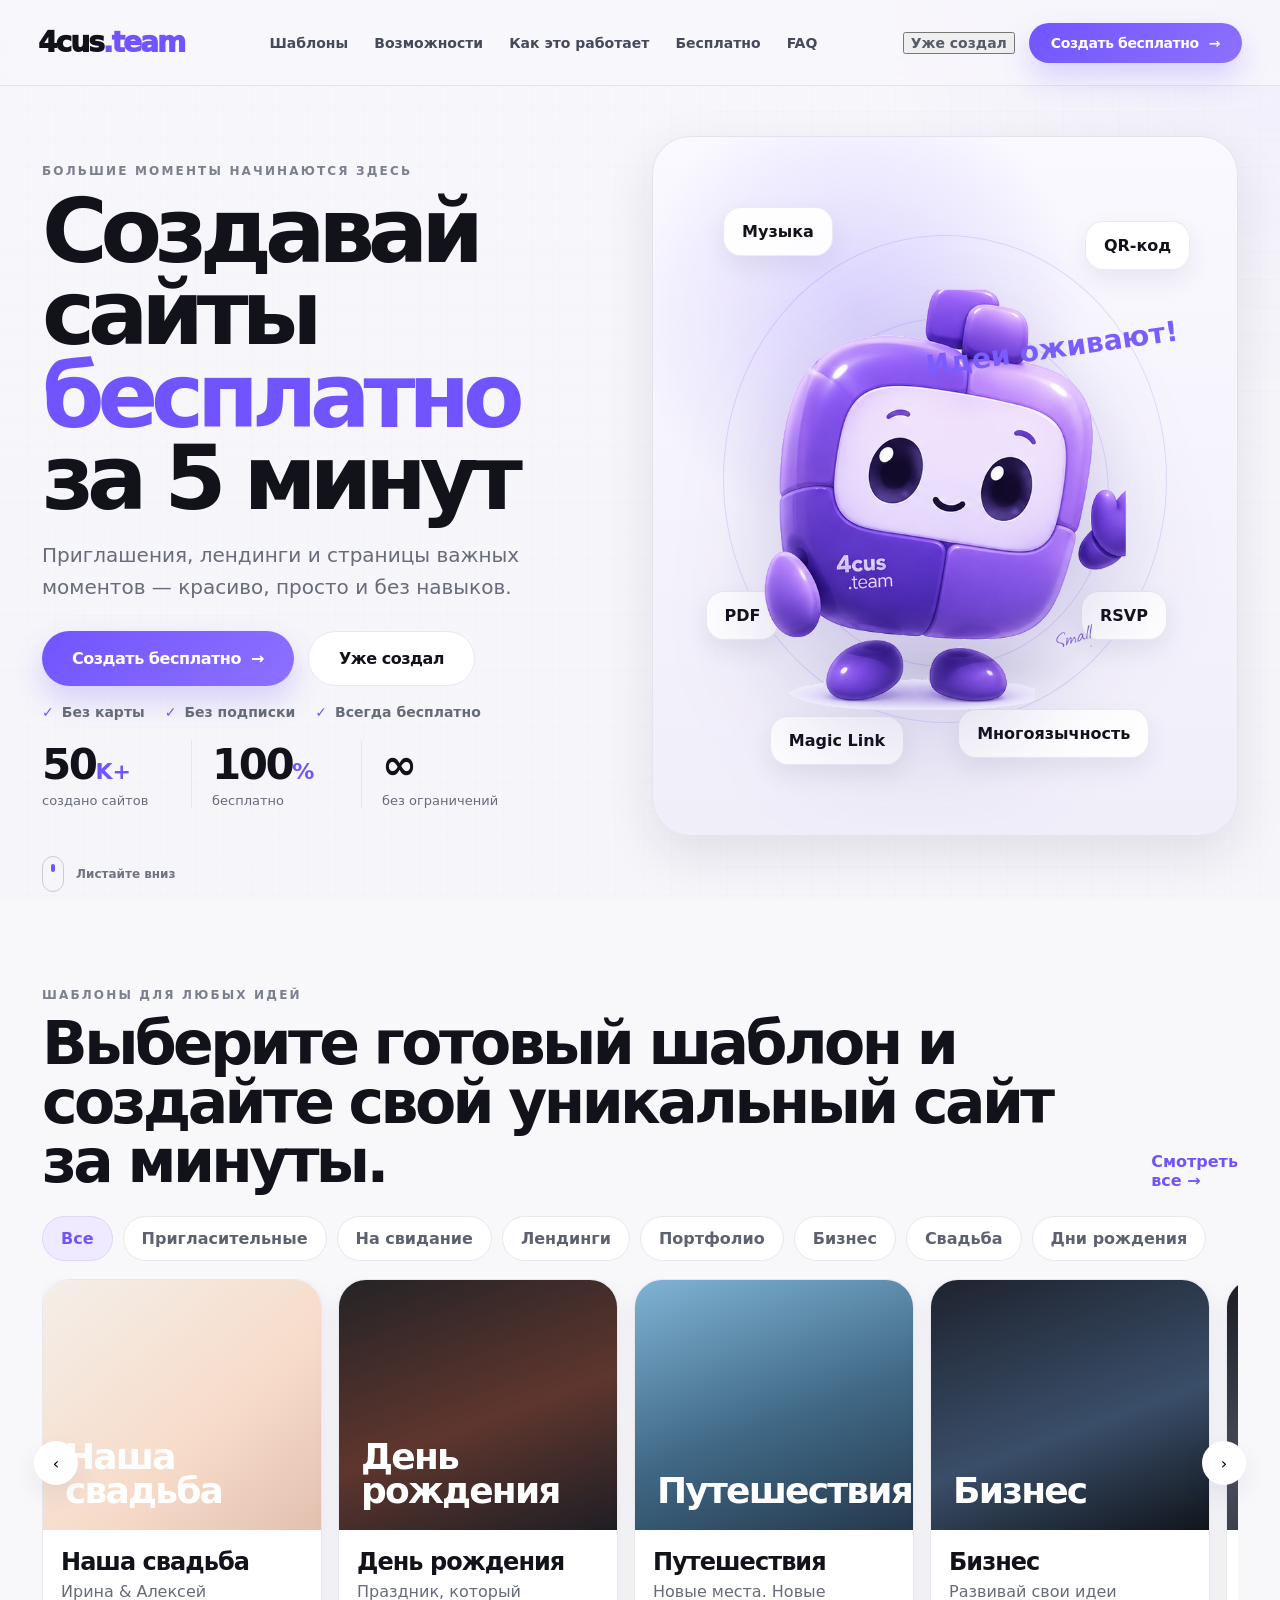
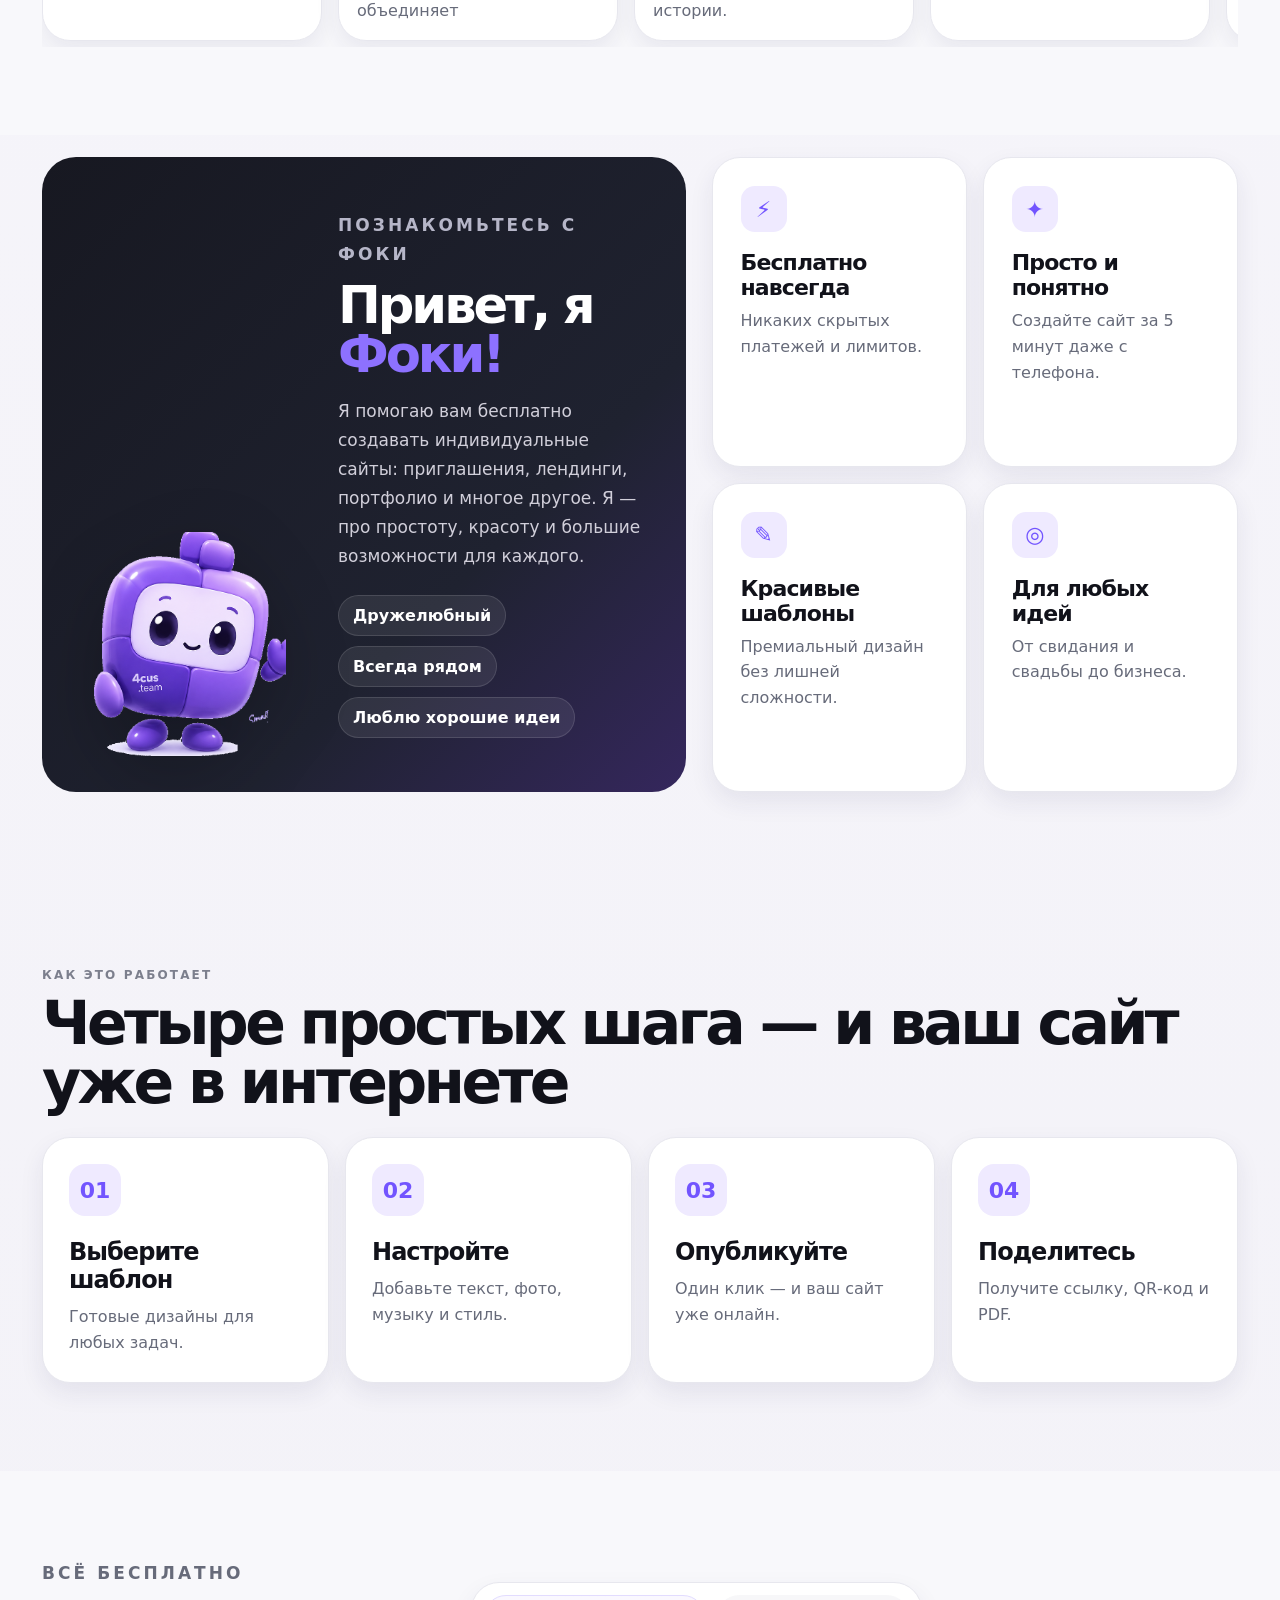
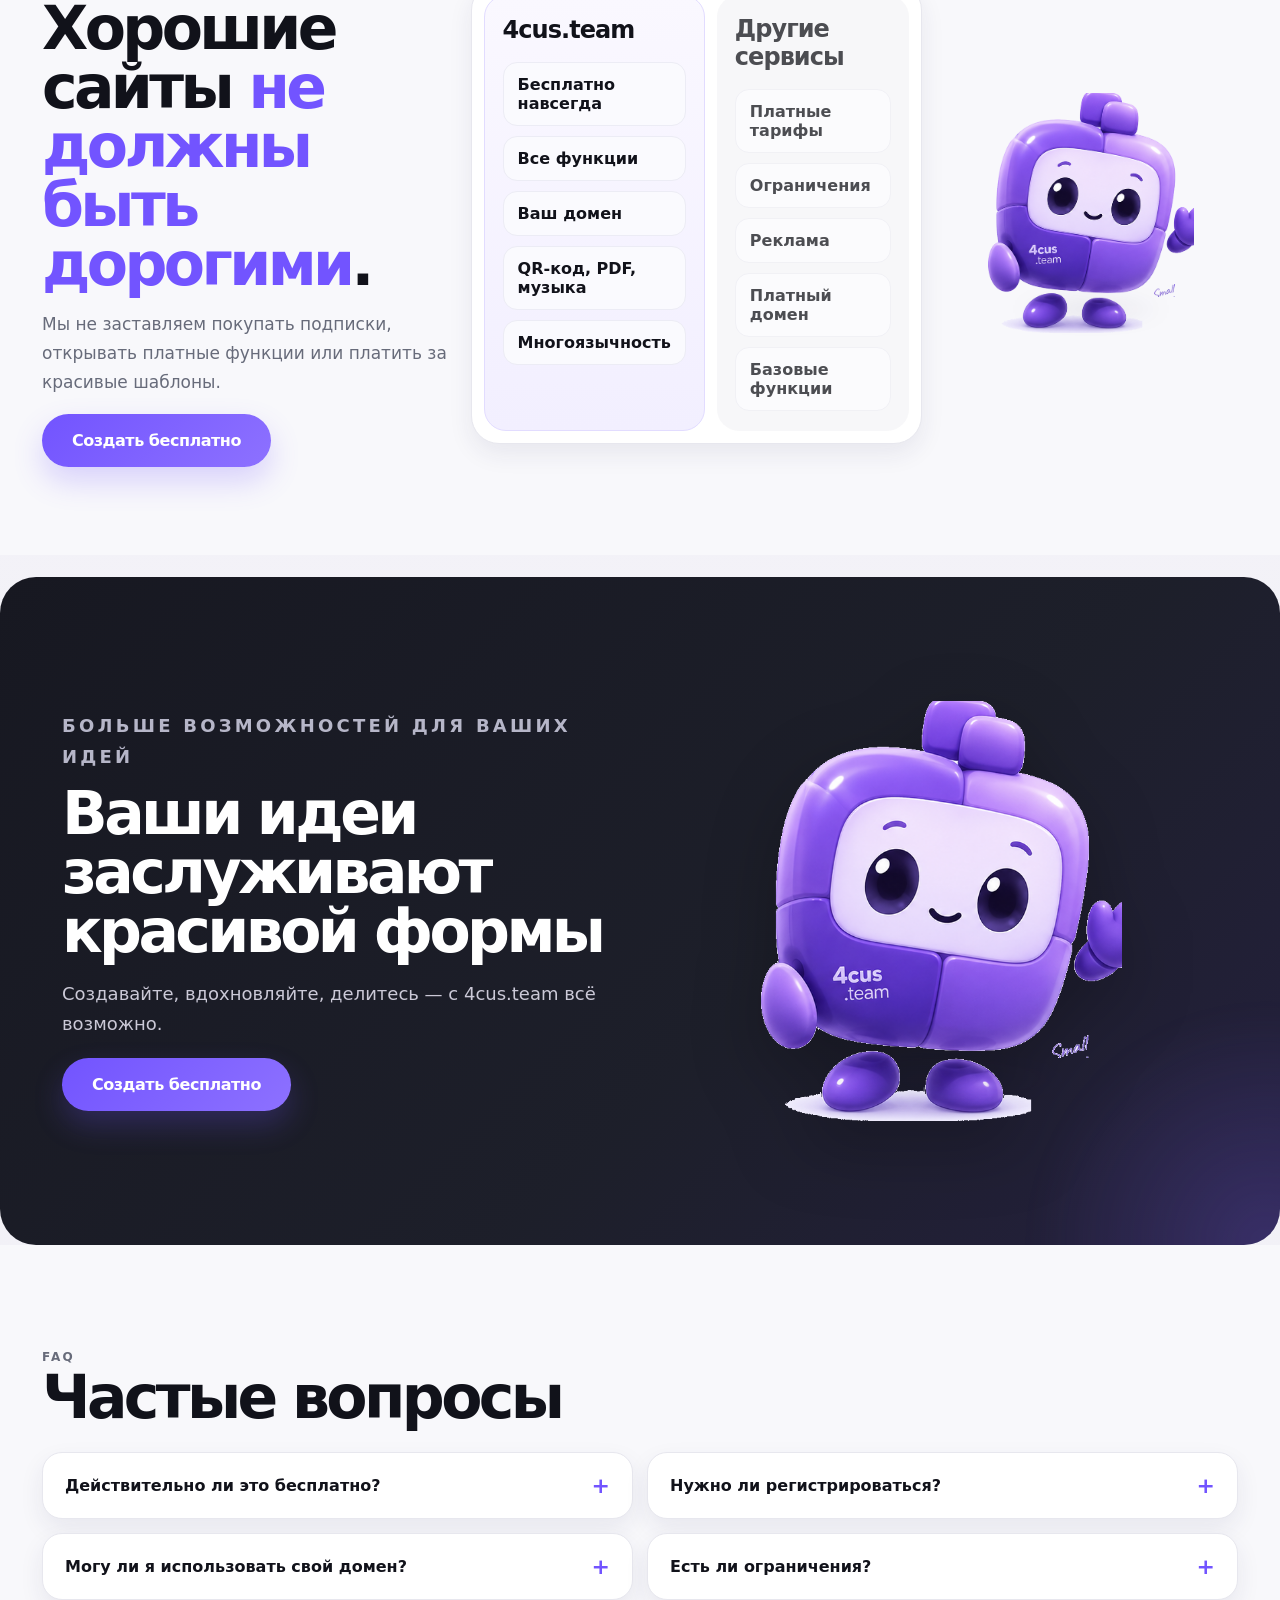
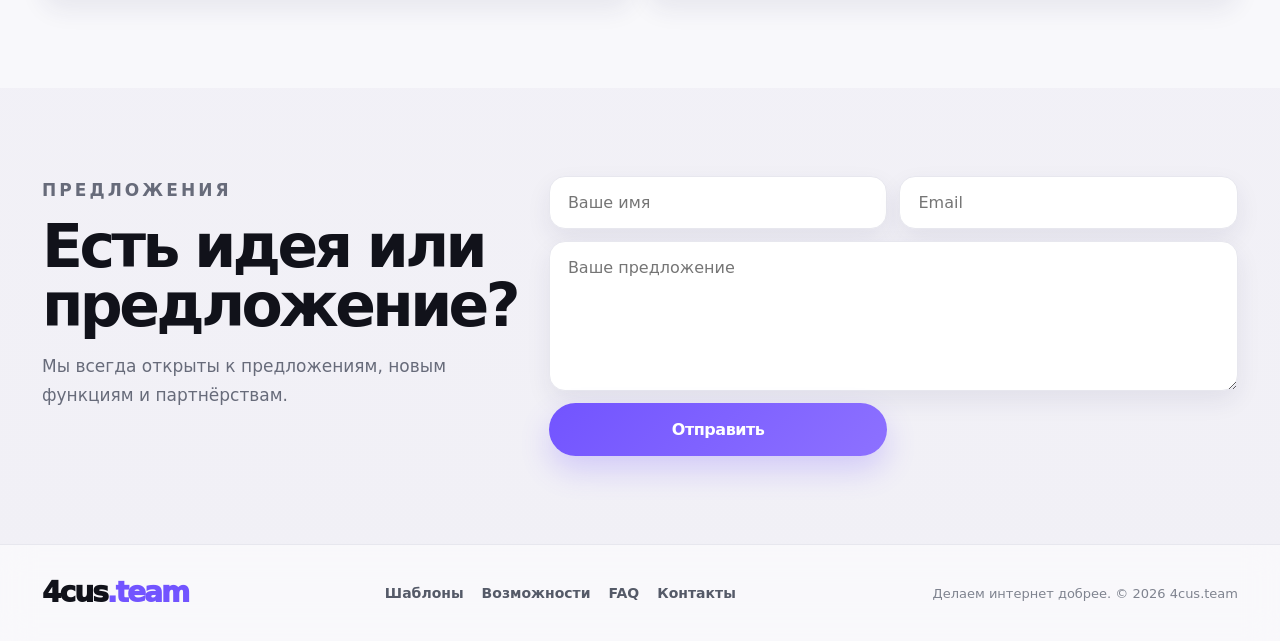
<file: index.html>
<!doctype html>
<html lang="ru">
<head>
  <meta charset="utf-8" />
  <meta name="viewport" content="width=device-width,initial-scale=1,viewport-fit=cover" />
  <meta name="theme-color" content="#f4f3f8" />
  <meta name="description" content="4cus.team — бесплатный конструктор красивых сайтов, приглашений и лендингов." />
  <link rel="manifest" href="manifest.webmanifest" />
  <link rel="icon" href="assets/icon-192.png" />
  <link rel="stylesheet" href="styles.css" />
  <title>4cus.team — Создавай сайты бесплатно</title>
</head>
<body data-page="home">
  <div class="bg-grid" aria-hidden="true"></div>

  <header class="topbar" id="top">
    <a class="brand" href="#top" aria-label="4cus.team">4cus<span>.team</span></a>
    <nav class="desktop-nav" aria-label="Основная навигация">
      <a href="#templates">Шаблоны</a>
      <a href="#features">Возможности</a>
      <a href="#how">Как это работает</a>
      <a href="#free">Бесплатно</a>
      <a href="#faq">FAQ</a>
    </nav>
    <div class="top-actions">
      <button class="login-link" id="alreadyTopBtn" type="button">Уже создал</button>
      <a class="btn btn-primary btn-small" href="#templates" data-scroll>Создать бесплатно <span>→</span></a>
      <button class="menu-btn" type="button" aria-expanded="false" aria-controls="mobileMenu" aria-label="Открыть меню">
        <span></span><span></span><span></span>
      </button>
    </div>
  </header>

  <aside class="mobile-menu" id="mobileMenu" aria-hidden="true">
    <div class="mobile-menu__head">
      <span class="brand small">4cus<span>.team</span></span>
      <button class="mobile-close" type="button" aria-label="Закрыть меню">×</button>
    </div>
    <nav class="mobile-nav">
      <a href="#templates">Шаблоны</a>
      <a href="#features">Возможности</a>
      <a href="#how">Как это работает</a>
      <a href="#free">Бесплатно</a>
      <a href="#faq">FAQ</a>
      <a href="#contact">Предложения</a>
    </nav>
    <a class="btn btn-primary wide" href="#templates" data-scroll>Создать бесплатно</a>
  </aside>
  <div class="menu-backdrop" hidden></div>

  <main>
    <section class="hero shell" aria-labelledby="hero-title">
      <div class="hero-copy reveal from-left">
        <p class="eyebrow">БОЛЬШИЕ МОМЕНТЫ НАЧИНАЮТСЯ ЗДЕСЬ</p>
        <h1 id="hero-title">Создавай сайты <span>бесплатно</span><br>за 5 минут</h1>
        <p class="hero-text">Приглашения, лендинги и страницы важных моментов — красиво, просто и без навыков.</p>
        <div class="hero-actions">
          <a class="btn btn-primary" href="#templates" data-scroll>Создать бесплатно <span>→</span></a>
          <button class="btn btn-soft" id="alreadyBtn" type="button">Уже создал</button>
        </div>
        <div class="hero-points">
          <span>Без карты</span>
          <span>Без подписки</span>
          <span>Всегда бесплатно</span>
        </div>
        <div class="counters hero-counters">
          <article class="counter reveal from-bottom"><b data-count="50">0</b><span>K+</span><p>создано сайтов</p></article>
          <article class="counter reveal from-bottom delay-1"><b data-count="100">0</b><span>%</span><p>бесплатно</p></article>
          <article class="counter reveal from-bottom delay-2"><b>∞</b><span></span><p>без ограничений</p></article>
        </div>
      </div>

      <div class="hero-stage reveal from-right" aria-label="Фоки — фирменный помощник 4cus.team">
        <div class="halo"></div>
        <div class="orbit orbit-a"></div>
        <div class="orbit orbit-b"></div>
        <div class="floating-card music">Музыка</div>
        <div class="floating-card qr">QR‑код</div>
        <div class="floating-card pdf">PDF</div>
        <div class="floating-card rsvp">RSVP</div>
        <div class="floating-card link">Magic Link</div>
        <div class="floating-card lang">Многоязычность</div>
        <div class="foki-stack hero-foki" data-foki-animated>
          <img src="assets/foki-main.png" alt="Фоки" class="is-active" />
          <img src="assets/foki-main.png" alt="" />
          <img src="assets/foki-main.png" alt="" />
        </div>
        <div class="hero-note">Идеи оживают!</div>
      </div>

      <a class="scroll-cue" href="#templates" data-scroll>
        <span></span>
        Листайте вниз
      </a>
    </section>

    <section class="templates section section-light" id="templates">
      <div class="section-head reveal from-left">
        <div>
          <p class="eyebrow">ШАБЛОНЫ ДЛЯ ЛЮБЫХ ИДЕЙ</p>
          <h2>Выберите готовый шаблон и создайте свой уникальный сайт за минуты.</h2>
        </div>
        <a class="text-link" href="templates.html?category=all">Смотреть все <span>→</span></a>
      </div>

      <div class="chip-row reveal from-left" id="homeFilters"></div>
      <div class="template-carousel-wrap reveal from-right">
        <button class="carousel-arrow left" type="button" id="carouselPrev" aria-label="Назад">‹</button>
        <div class="template-carousel" id="homeTemplateList"></div>
        <button class="carousel-arrow right" type="button" id="carouselNext" aria-label="Вперёд">›</button>
      </div>
    </section>

    <section class="foki-about section section-contrast" id="features">
      <div class="foki-card reveal from-left">
        <div class="foki-card__visual">
          <div class="foki-stack card-foki" data-foki-animated>
            <img src="assets/foki-main.png" alt="Фоки" class="is-active" />
            <img src="assets/foki-main.png" alt="" />
            <img src="assets/foki-main.png" alt="" />
          </div>
        </div>
        <div class="foki-card__copy">
          <p class="eyebrow light">ПОЗНАКОМЬТЕСЬ С ФОКИ</p>
          <h2>Привет, я <span>Фоки!</span></h2>
          <p>Я помогаю вам бесплатно создавать индивидуальные сайты: приглашения, лендинги, портфолио и многое другое. Я — про простоту, красоту и большие возможности для каждого.</p>
          <ul class="bullet-list">
            <li>Дружелюбный</li>
            <li>Всегда рядом</li>
            <li>Люблю хорошие идеи</li>
          </ul>
        </div>
      </div>

      <div class="benefit-grid reveal from-right">
        <article><span>⚡</span><h3>Бесплатно навсегда</h3><p>Никаких скрытых платежей и лимитов.</p></article>
        <article><span>✦</span><h3>Просто и понятно</h3><p>Создайте сайт за 5 минут даже с телефона.</p></article>
        <article><span>✎</span><h3>Красивые шаблоны</h3><p>Премиальный дизайн без лишней сложности.</p></article>
        <article><span>◎</span><h3>Для любых идей</h3><p>От свидания и свадьбы до бизнеса.</p></article>
      </div>
    </section>

    <section class="how section" id="how">
      <div class="section-head reveal from-left">
        <div>
          <p class="eyebrow">КАК ЭТО РАБОТАЕТ</p>
          <h2>Четыре простых шага — и ваш сайт уже в интернете</h2>
        </div>
      </div>
      <div class="steps">
        <article class="reveal from-left"><b>01</b><h3>Выберите шаблон</h3><p>Готовые дизайны для любых задач.</p></article>
        <article class="reveal from-right"><b>02</b><h3>Настройте</h3><p>Добавьте текст, фото, музыку и стиль.</p></article>
        <article class="reveal from-left"><b>03</b><h3>Опубликуйте</h3><p>Один клик — и ваш сайт уже онлайн.</p></article>
        <article class="reveal from-right"><b>04</b><h3>Поделитесь</h3><p>Получите ссылку, QR‑код и PDF.</p></article>
      </div>
    </section>

    <section class="free section section-light" id="free">
      <div class="free-copy reveal from-left">
        <p class="eyebrow">ВСЁ БЕСПЛАТНО</p>
        <h2>Хорошие сайты <span>не должны быть дорогими</span>.</h2>
        <p>Мы не заставляем покупать подписки, открывать платные функции или платить за красивые шаблоны.</p>
        <a class="btn btn-primary" href="#templates" data-scroll>Создать бесплатно</a>
      </div>
      <div class="free-compare reveal from-bottom">
        <div class="compare-panel current">
          <h3>4cus.team</h3>
          <ul>
            <li>Бесплатно навсегда</li>
            <li>Все функции</li>
            <li>Ваш домен</li>
            <li>QR‑код, PDF, музыка</li>
            <li>Многоязычность</li>
          </ul>
        </div>
        <div class="compare-panel muted-panel">
          <h3>Другие сервисы</h3>
          <ul>
            <li>Платные тарифы</li>
            <li>Ограничения</li>
            <li>Реклама</li>
            <li>Платный домен</li>
            <li>Базовые функции</li>
          </ul>
        </div>
      </div>
      <div class="free-foki reveal from-right">
        <div class="foki-stack small-foki" data-foki-animated>
          <img src="assets/foki-main.png" alt="Фоки радуется" class="is-active" />
          <img src="assets/foki-main.png" alt="" />
          <img src="assets/foki-main.png" alt="" />
        </div>
      </div>
    </section>

    <section class="big-ideas section section-dark">
      <div class="big-ideas__copy reveal from-left">
        <p class="eyebrow light">БОЛЬШЕ ВОЗМОЖНОСТЕЙ ДЛЯ ВАШИХ ИДЕЙ</p>
        <h2>Ваши идеи заслуживают красивой формы</h2>
        <p>Создавайте, вдохновляйте, делитесь — с 4cus.team всё возможно.</p>
        <a class="btn btn-primary" href="#templates" data-scroll>Создать бесплатно</a>
      </div>
      <div class="big-ideas__visual reveal from-right">
        <div class="foki-stack big-ideas-foki" data-foki-animated>
          <img src="assets/foki-main.png" alt="Фоки показывает идеи" class="is-active" />
          <img src="assets/foki-main.png" alt="" />
          <img src="assets/foki-main.png" alt="" />
        </div>
      </div>
    </section>

    <section class="faq section section-light" id="faq">
      <div class="section-head reveal from-left">
        <div>
          <p class="eyebrow">FAQ</p>
          <h2>Частые вопросы</h2>
        </div>
      </div>
      <div class="faq-list">
        <details class="reveal from-left"><summary>Действительно ли это бесплатно?</summary><p>Да. Сайт, шаблоны и основные функции доступны бесплатно.</p></details>
        <details class="reveal from-right"><summary>Нужно ли регистрироваться?</summary><p>Нет. После публикации вы получаете magic‑link на email.</p></details>
        <details class="reveal from-left"><summary>Могу ли я использовать свой домен?</summary><p>В концепции проекта это поддерживается. В демо-версии показан интерфейс будущей логики.</p></details>
        <details class="reveal from-right"><summary>Есть ли ограничения?</summary><p>Для приглашений планируется срок жизни 60 дней, для лендингов — без такого ограничения.</p></details>
      </div>
    </section>

    <section class="contact section" id="contact">
      <div class="contact-copy reveal from-left">
        <p class="eyebrow">ПРЕДЛОЖЕНИЯ</p>
        <h2>Есть идея или предложение?</h2>
        <p>Мы всегда открыты к предложениям, новым функциям и партнёрствам.</p>
      </div>
      <form class="contact-form reveal from-right" id="contactForm">
        <input type="text" placeholder="Ваше имя" aria-label="Ваше имя" />
        <input type="email" placeholder="Email" aria-label="Email" />
        <textarea placeholder="Ваше предложение" aria-label="Ваше предложение"></textarea>
        <button class="btn btn-primary" type="submit">Отправить</button>
      </form>
    </section>
  </main>

  <footer class="footer">
    <a class="brand" href="#top">4cus<span>.team</span></a>
    <nav>
      <a href="#templates">Шаблоны</a>
      <a href="#features">Возможности</a>
      <a href="#faq">FAQ</a>
      <a href="#contact">Контакты</a>
    </nav>
    <p>Делаем интернет добрее. © 2026 4cus.team</p>
  </footer>

  <dialog class="library-modal" id="libraryModal">
    <button class="modal-close" type="button" aria-label="Закрыть">×</button>
    <p class="eyebrow">MAGIC LINK</p>
    <h2>Открыть библиотеку</h2>
    <p>Введите email, который вы использовали при публикации. Мы отправим ссылку на библиотеку ваших проектов.</p>
    <form id="magicForm">
      <input type="email" placeholder="Ваш email" required />
      <button class="btn btn-primary" type="submit">Получить ссылку</button>
    </form>
    <div class="modal-status" aria-live="polite"></div>
  </dialog>

  <script src="data.js"></script>
  <script src="app.js"></script>
</body>
</html>
</file>
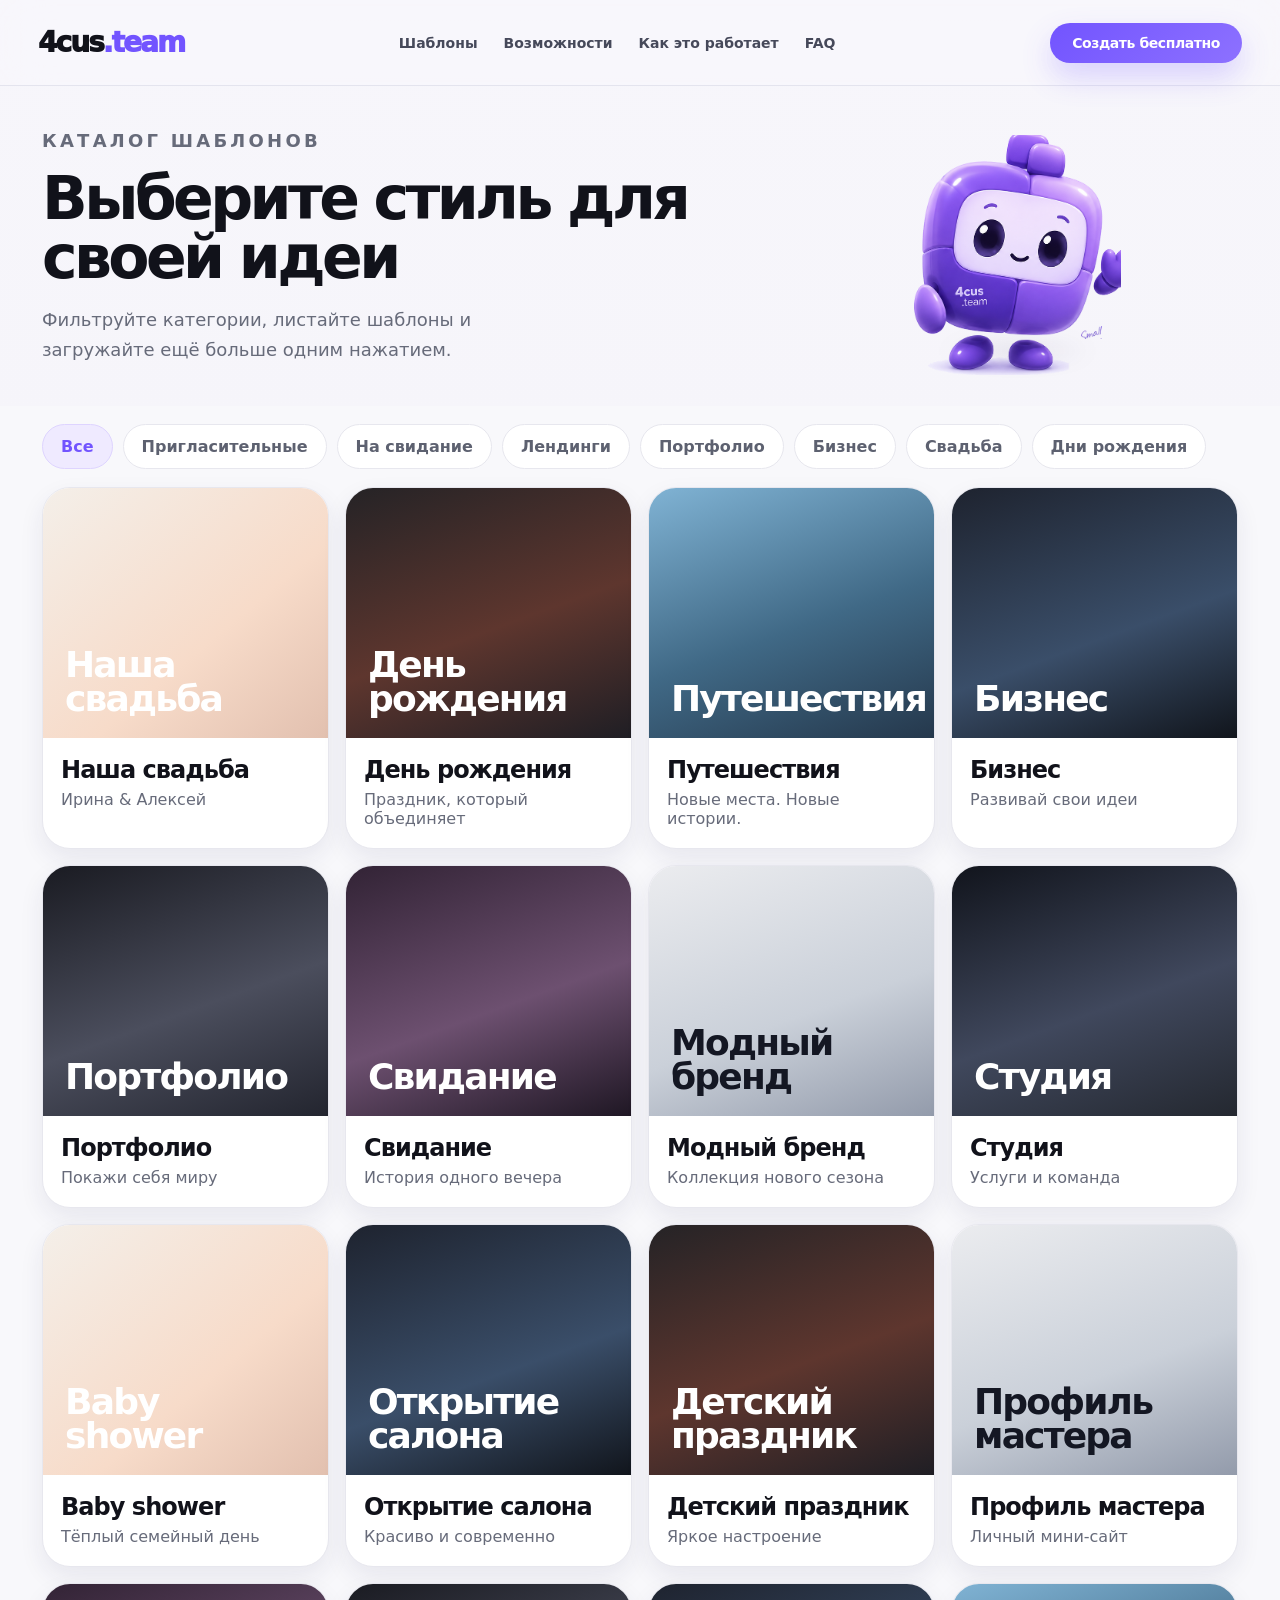
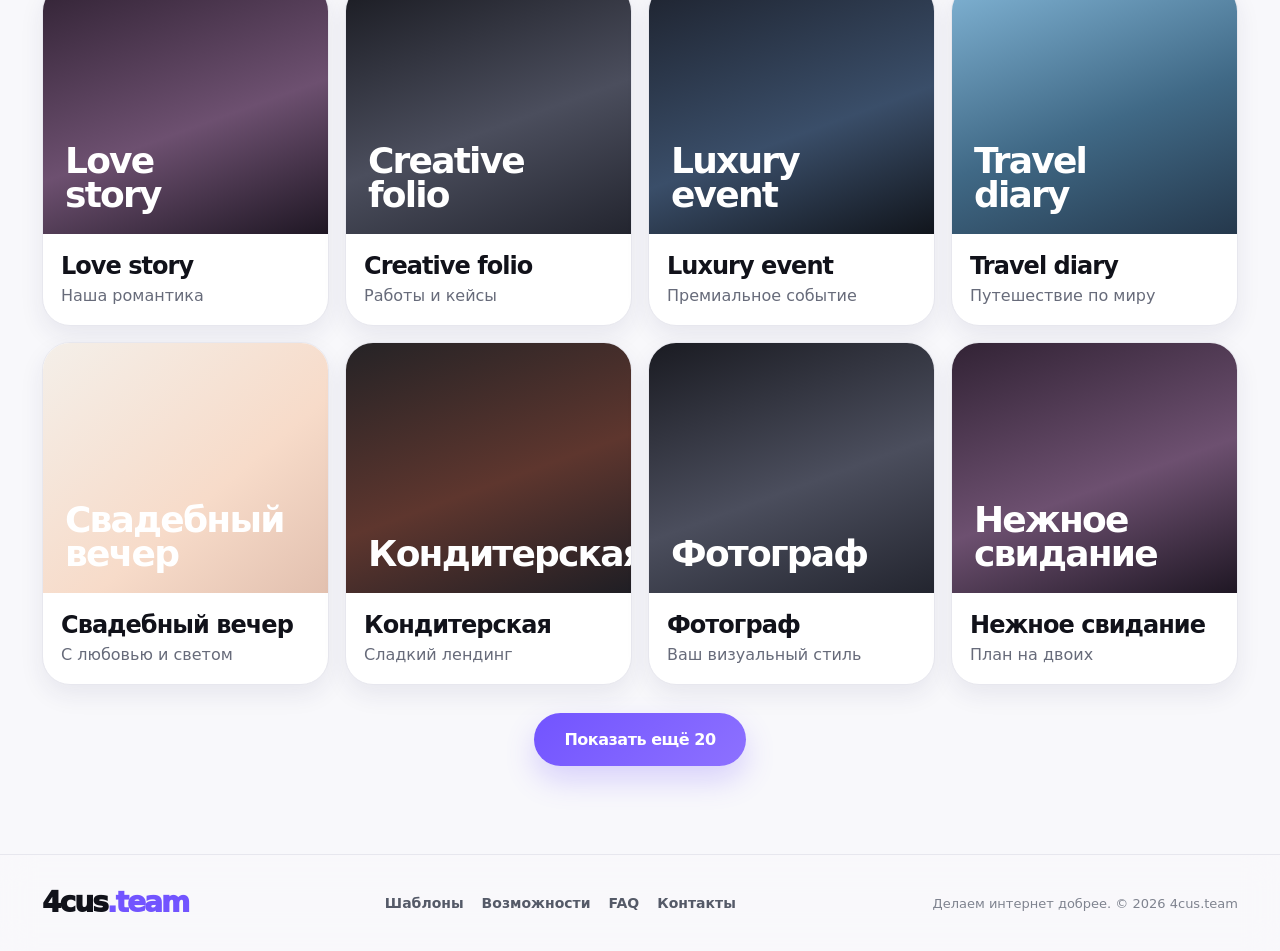
<file: templates.html>
<!doctype html>
<html lang="ru">
<head>
  <meta charset="utf-8" />
  <meta name="viewport" content="width=device-width,initial-scale=1,viewport-fit=cover" />
  <meta name="theme-color" content="#f4f3f8" />
  <meta name="description" content="Каталог шаблонов 4cus.team" />
  <link rel="manifest" href="manifest.webmanifest" />
  <link rel="icon" href="assets/icon-192.png" />
  <link rel="stylesheet" href="styles.css" />
  <title>Шаблоны — 4cus.team</title>
</head>
<body data-page="catalog">
  <header class="topbar" id="top">
    <a class="brand" href="index.html">4cus<span>.team</span></a>
    <nav class="desktop-nav" aria-label="Основная навигация">
      <a href="index.html#templates">Шаблоны</a>
      <a href="index.html#features">Возможности</a>
      <a href="index.html#how">Как это работает</a>
      <a href="index.html#faq">FAQ</a>
    </nav>
    <div class="top-actions">
      <a class="btn btn-primary btn-small" href="index.html#templates">Создать бесплатно</a>
      <button class="menu-btn" type="button" aria-expanded="false" aria-controls="mobileMenu" aria-label="Открыть меню">
        <span></span><span></span><span></span>
      </button>
    </div>
  </header>

  <aside class="mobile-menu" id="mobileMenu" aria-hidden="true">
    <div class="mobile-menu__head">
      <span class="brand small">4cus<span>.team</span></span>
      <button class="mobile-close" type="button" aria-label="Закрыть меню">×</button>
    </div>
    <nav class="mobile-nav">
      <a href="index.html#templates">Шаблоны</a>
      <a href="index.html#features">Возможности</a>
      <a href="index.html#how">Как это работает</a>
      <a href="index.html#faq">FAQ</a>
    </nav>
  </aside>
  <div class="menu-backdrop" hidden></div>

  <main>
    <section class="catalog-hero shell compact">
      <div class="catalog-intro reveal from-left">
        <p class="eyebrow">КАТАЛОГ ШАБЛОНОВ</p>
        <h1>Выберите стиль для своей идеи</h1>
        <p>Фильтруйте категории, листайте шаблоны и загружайте ещё больше одним нажатием.</p>
      </div>
      <div class="catalog-foki reveal from-right">
        <div class="foki-stack small-foki" data-foki-animated>
          <img src="assets/foki-main.png" alt="Фоки" class="is-active" />
          <img src="assets/foki-main.png" alt="" />
          <img src="assets/foki-main.png" alt="" />
        </div>
      </div>
    </section>

    <section class="section section-light catalog-section">
      <div class="chip-row reveal from-left" id="catalogFilters"></div>
      <div class="catalog-grid" id="catalogList"></div>
      <div class="catalog-more reveal from-bottom">
        <button class="btn btn-primary" id="loadMoreBtn" type="button">Показать ещё 20</button>
      </div>
    </section>
  </main>

  <footer class="footer">
    <a class="brand" href="index.html">4cus<span>.team</span></a>
    <nav>
      <a href="index.html#templates">Шаблоны</a>
      <a href="index.html#features">Возможности</a>
      <a href="index.html#faq">FAQ</a>
      <a href="index.html#contact">Контакты</a>
    </nav>
    <p>Делаем интернет добрее. © 2026 4cus.team</p>
  </footer>

  <script src="data.js"></script>
  <script src="app.js"></script>
</body>
</html>
</file>
<file: styles.css>
:root{
  --bg:#f4f3f8;
  --surface:#ffffff;
  --surface-soft:#f8f8fb;
  --surface-dark:#16161f;
  --text:#11121a;
  --muted:#676b7a;
  --line:#e7e7ee;
  --purple:#7254ff;
  --purple-deep:#5f38ff;
  --purple-soft:#efeaff;
  --shadow:0 18px 50px rgba(31,31,56,.10);
  --shadow-soft:0 10px 24px rgba(42,39,83,.08);
  --radius:28px;
}
*{box-sizing:border-box}
html{scroll-behavior:smooth}
body{
  margin:0;
  color:var(--text);
  background:linear-gradient(180deg,#f7f6fb 0%,#f1f0f6 100%);
  font-family:Inter, ui-sans-serif, system-ui, -apple-system, BlinkMacSystemFont, "Segoe UI", sans-serif;
  -webkit-font-smoothing:antialiased;
  text-rendering:optimizeLegibility;
}
a{text-decoration:none;color:inherit}
img{display:block;max-width:100%}
button,input,textarea{font:inherit}
button{cursor:pointer}
.bg-grid{position:fixed;inset:0;pointer-events:none;background:radial-gradient(circle at top right, rgba(114,84,255,.09), transparent 26%),linear-gradient(transparent 95%, rgba(10,10,10,.02) 96%),linear-gradient(90deg, transparent 95%, rgba(10,10,10,.02) 96%);background-size:auto, 100% 28px, 28px 100%;opacity:.5}

.brand{font-weight:950;letter-spacing:-.07em;font-size:28px;line-height:1}
.brand span{color:var(--purple)}
.brand.small{font-size:24px}

.topbar{
  position:sticky;top:0;z-index:50;
  display:grid;grid-template-columns:auto 1fr auto;align-items:center;gap:32px;
  height:86px;padding:0 clamp(18px,3vw,38px);
  background:rgba(248,247,252,.82);backdrop-filter:blur(24px);
  border-bottom:1px solid rgba(220,220,232,.7)
}
.desktop-nav{display:flex;justify-content:center;gap:26px;font-size:14px;font-weight:700;color:#46495a}
.desktop-nav a:hover,.footer nav a:hover,.mobile-nav a:hover{color:var(--purple)}
.top-actions{display:flex;align-items:center;gap:14px}
.login-link{font-size:14px;font-weight:800;color:#575b69}
.btn{display:inline-flex;align-items:center;justify-content:center;gap:10px;border:0;border-radius:999px;padding:17px 30px;font-weight:900;letter-spacing:-.03em;transition:transform .25s ease, box-shadow .25s ease, background .25s ease}
.btn:hover{transform:translateY(-2px);box-shadow:0 12px 24px rgba(80,61,180,.16)}
.btn-primary{background:linear-gradient(135deg, var(--purple) 0%, #8d71ff 100%);color:#fff;box-shadow:0 14px 30px rgba(114,84,255,.24)}
.btn-soft{background:#fff;border:1px solid var(--line);color:var(--text)}
.btn-small{padding:12px 22px;font-size:14px}
.btn.wide{width:100%}
.menu-btn{display:none;border:1px solid var(--line);border-radius:14px;background:#fff;width:52px;height:52px;position:relative;padding:0}
.menu-btn span{position:absolute;left:14px;right:14px;height:2px;background:#2f3140;border-radius:99px;transition:.25s}
.menu-btn span:nth-child(1){top:17px}.menu-btn span:nth-child(2){top:24px}.menu-btn span:nth-child(3){top:31px}

.mobile-menu{position:fixed;top:0;right:-100%;width:min(92vw,380px);height:100svh;background:rgba(255,255,255,.95);backdrop-filter:blur(22px);box-shadow:-30px 0 60px rgba(10,12,18,.12);padding:22px;z-index:80;display:grid;grid-template-rows:auto 1fr auto;transition:right .28s ease}
.mobile-menu.open{right:0}.mobile-menu__head{display:flex;align-items:center;justify-content:space-between;padding-bottom:14px;border-bottom:1px solid var(--line)}
.mobile-close{border:0;background:transparent;font-size:34px;line-height:1}
.mobile-nav{display:grid;gap:8px;padding:20px 0}.mobile-nav a{padding:14px 0;border-bottom:1px solid rgba(232,232,238,.85);font-weight:800}
.menu-backdrop{position:fixed;inset:0;background:rgba(16,18,24,.38);z-index:70;opacity:0;transition:opacity .22s}.menu-backdrop.show{opacity:1}

.shell{max-width:1440px;margin:0 auto;padding:0 clamp(18px,4vw,42px)}
.section{padding:88px clamp(18px,4vw,42px);max-width:1440px;margin:0 auto}
.section-light{background:var(--surface-soft)}
.section-dark{background:linear-gradient(135deg,#171821,#1d1f2a 60%, #24203e 100%);color:#fff;border-radius:36px;margin-top:22px;overflow:hidden}
.section-contrast{display:grid;grid-template-columns:1.1fr .9fr;gap:26px;max-width:1440px;margin:0 auto;padding:0 clamp(18px,4vw,42px) 88px}
.section-head{display:flex;justify-content:space-between;align-items:end;gap:20px;margin-bottom:26px}
.eyebrow{font-size:12px;letter-spacing:.18em;color:#7c7f8d;font-weight:900;margin:0 0 12px}.eyebrow.light{color:#b6b6c8}
.section-head h2,.contact h2,.free-copy h2,.big-ideas h2,.catalog-intro h1{font-size:clamp(34px,4.7vw,60px);letter-spacing:-.06em;line-height:.98;margin:0}
.section-head .text-link{font-weight:900;color:var(--purple)}

.hero{min-height:calc(100svh - 86px);display:grid;grid-template-columns:1fr 1fr;align-items:center;gap:24px;padding-top:26px;padding-bottom:40px;position:relative}
.hero-copy h1{font-size:clamp(52px,7vw,96px);line-height:.92;letter-spacing:-.08em;margin:0 0 18px;max-width:760px}
.hero-copy h1 span{color:var(--purple)}
.hero-text{font-size:20px;line-height:1.6;color:var(--muted);max-width:640px;margin-bottom:28px}
.hero-actions{display:flex;gap:14px;flex-wrap:wrap}
.hero-points{display:flex;gap:20px;flex-wrap:wrap;margin:18px 0 20px;color:#666b78;font-weight:700;font-size:14px}
.hero-points span::before{content:'✓';color:var(--purple);font-weight:900;margin-right:8px}
.hero-counters{display:flex;gap:20px;flex-wrap:wrap}
.counter{min-width:150px;padding-right:20px;border-right:1px solid var(--line)}
.counter:last-child{border-right:0}.counter b{font-size:42px;letter-spacing:-.06em}.counter span{font-size:22px;font-weight:900;color:var(--purple)}.counter p{margin:4px 0 0;color:var(--muted);font-size:13px}

.hero-stage{position:relative;min-height:700px;border-radius:38px;background:radial-gradient(circle at 35% 25%, rgba(114,84,255,.22), transparent 35%),linear-gradient(180deg,#faf9ff,#f0eef9);overflow:hidden;box-shadow:var(--shadow);border:1px solid rgba(226,226,237,.9)}
.halo{position:absolute;inset:16% 10% 14%;border-radius:50%;background:radial-gradient(circle, rgba(146,114,255,.15), transparent 60%);filter:blur(14px)}
.orbit{position:absolute;border:1px solid rgba(119,93,255,.18);border-radius:50%;animation:spin 22s linear infinite}
.orbit-a{inset:14% 12% 16%}
.orbit-b{inset:26% 22% 24%;animation-duration:18s;animation-direction:reverse}
.hero-stage .foki-stack{position:absolute;left:50%;top:52%;width:min(72%,560px);transform:translate(calc(-50% + var(--x,0px)), calc(-50% + var(--y,0px)));filter:drop-shadow(0 36px 48px rgba(53,33,146,.18))}
.foki-stack{position:relative}
.foki-stack img{position:absolute;inset:0;opacity:0;transform:translateY(0);transition:opacity .4s ease}
.foki-stack img.is-active{opacity:1}
.foki-stack::before{content:'';display:block;padding-bottom:100%}
.hero-foki::after,.card-foki::after,.small-foki::after,.big-ideas-foki::after{content:'';position:absolute;left:17%;right:17%;bottom:5%;height:10%;background:radial-gradient(ellipse, rgba(23,18,61,.12), transparent 70%);filter:blur(10px)}
.hero-note{position:absolute;right:10%;top:28%;font-weight:900;font-size:28px;color:#7a5cff;transform:rotate(-8deg)}
.floating-card{position:absolute;background:rgba(255,255,255,.92);backdrop-filter:blur(10px);border:1px solid rgba(231,231,239,.85);border-radius:18px;padding:14px 18px;font-weight:800;box-shadow:var(--shadow-soft);animation:floating 6s ease-in-out infinite}
.music{top:10%;left:12%}.qr{top:12%;right:8%;animation-delay:-1.6s}.pdf{left:9%;bottom:28%;animation-delay:-.8s}.rsvp{right:12%;bottom:28%;animation-delay:-2.2s}.link{left:20%;bottom:10%;animation-delay:-1.4s}.lang{right:15%;bottom:11%;animation-delay:-2.6s}
.scroll-cue{position:absolute;left:42px;bottom:8px;font-size:12px;font-weight:900;color:#707384;display:inline-flex;align-items:center;gap:12px}
.scroll-cue span{position:relative;display:block;width:22px;height:36px;border:1px solid #c9cad8;border-radius:18px}.scroll-cue span::after{content:'';position:absolute;left:50%;top:7px;width:4px;height:8px;background:var(--purple);border-radius:99px;transform:translateX(-50%);animation:scrollDot 1.5s infinite}

.chip-row{display:flex;gap:10px;flex-wrap:wrap;margin-bottom:18px}
.chip{border:1px solid var(--line);background:#fff;border-radius:999px;padding:12px 18px;font-weight:800;color:#5d6170;display:inline-flex}
.chip.active,.chip:hover{background:var(--purple-soft);color:var(--purple);border-color:#ded4ff}
.template-carousel-wrap{position:relative}
.template-carousel{display:grid;grid-auto-flow:column;grid-auto-columns:minmax(280px, 1fr);gap:16px;overflow:auto;scrollbar-width:none;padding-bottom:6px}.template-carousel::-webkit-scrollbar{display:none}
.carousel-arrow{position:absolute;top:50%;transform:translateY(-50%);border:0;background:#fff;box-shadow:var(--shadow-soft);width:44px;height:44px;border-radius:50%;z-index:2}.carousel-arrow.left{left:-8px}.carousel-arrow.right{right:-8px}
.template-card{background:#fff;border:1px solid var(--line);border-radius:28px;overflow:hidden;min-width:0;box-shadow:var(--shadow-soft);transition:transform .25s ease, box-shadow .25s ease}.template-card:hover{transform:translateY(-4px);box-shadow:var(--shadow)}
.tpl-art{height:250px;display:grid;place-items:end start;padding:22px;color:#fff;font-size:36px;font-weight:900;letter-spacing:-.05em;line-height:.95}
.tpl-art span{max-width:80%}
.tpl-art.wedding{background:linear-gradient(140deg,#f4efe9,#f7dbc9 60%,#e2c0af)}
.tpl-art.birthday{background:linear-gradient(160deg,#252326,#5e362e 55%,#1f1e24)}
.tpl-art.travel{background:linear-gradient(160deg,#80b3d4,#406986 55%,#25384c)}
.tpl-art.business{background:linear-gradient(160deg,#1e232f,#3a4e69 58%,#11151c)}
.tpl-art.portrait{background:linear-gradient(160deg,#1a1b22,#4b4e5d 56%,#23252f)}
.tpl-art.date{background:linear-gradient(160deg,#322335,#6d5070 56%,#1f1724)}
.tpl-art.minimal{background:linear-gradient(160deg,#ebecef,#cad0d9 58%,#939bab);color:#141723}
.tpl-art.studio{background:linear-gradient(160deg,#11141c,#40485d 56%,#242830)}
.template-body{padding:18px 18px 20px}.template-body h3{margin:0 0 6px;font-size:24px;letter-spacing:-.04em}.template-body p{margin:0;color:var(--muted)}

.foki-about{margin-top:22px}
.foki-card{background:linear-gradient(135deg,#171821,#1f2230 66%, #35275d 100%);color:#fff;border-radius:34px;display:grid;grid-template-columns:.92fr 1.08fr;align-items:center;overflow:hidden;min-height:480px}
.foki-card__visual{position:relative;padding:36px;min-height:100%;display:grid;align-items:end}
.card-foki{width:min(390px,100%);margin:0 auto;filter:drop-shadow(0 20px 34px rgba(0,0,0,.24))}
.foki-card__copy{padding:54px 40px 54px 0}.foki-card__copy h2{font-size:clamp(40px,4vw,66px);letter-spacing:-.06em;line-height:.96;margin:0 0 18px}.foki-card__copy h2 span{color:#8d71ff}.foki-card__copy p{color:#d1cfda;line-height:1.7;font-size:17px}
.bullet-list{display:flex;flex-wrap:wrap;gap:10px;padding:0;margin:24px 0 0;list-style:none}.bullet-list li{background:rgba(255,255,255,.08);border:1px solid rgba(255,255,255,.12);border-radius:999px;padding:10px 14px;font-weight:800}
.benefit-grid{display:grid;grid-template-columns:repeat(2,1fr);gap:16px}
.benefit-grid article{background:#fff;border-radius:28px;border:1px solid var(--line);padding:28px;box-shadow:var(--shadow-soft)}
.benefit-grid span{display:grid;place-items:center;width:46px;height:46px;border-radius:14px;background:var(--purple-soft);color:var(--purple);font-size:22px;font-weight:900}.benefit-grid h3{font-size:22px;margin:18px 0 8px;letter-spacing:-.04em}.benefit-grid p{margin:0;color:var(--muted);line-height:1.6}

.steps{display:grid;grid-template-columns:repeat(4,1fr);gap:16px}
.steps article{background:#fff;border:1px solid var(--line);border-radius:28px;padding:26px;box-shadow:var(--shadow-soft)}
.steps b{display:inline-flex;align-items:center;justify-content:center;width:52px;height:52px;border-radius:16px;background:var(--purple-soft);color:var(--purple);font-size:22px;font-weight:900}.steps h3{font-size:24px;letter-spacing:-.04em;margin:22px 0 10px}.steps p{margin:0;color:var(--muted);line-height:1.6}

.free{display:grid;grid-template-columns:.9fr 1fr .65fr;gap:22px;align-items:center}
.free-copy h2 span{color:var(--purple)}.free-copy p{color:var(--muted);line-height:1.7;font-size:17px;max-width:560px}
.free-compare{display:grid;grid-template-columns:1fr 1fr;gap:12px;background:#fff;border:1px solid var(--line);padding:12px;border-radius:28px;box-shadow:var(--shadow-soft)}
.compare-panel{border-radius:22px;padding:20px 18px;background:#fff}.compare-panel h3{margin:0 0 18px;font-size:24px;letter-spacing:-.04em}.compare-panel ul{list-style:none;padding:0;margin:0;display:grid;gap:10px}.compare-panel li{padding:12px 14px;background:#fafafe;border:1px solid #ececf5;border-radius:14px;font-weight:800}
.current{background:linear-gradient(180deg,#faf8ff,#f2efff);border:1px solid #e2dcff}
.muted-panel{background:#f5f5f8;filter:blur(.2px) grayscale(.32);opacity:.75}
.free-foki{display:grid;place-items:center}.small-foki{width:min(240px,100%)}

.big-ideas{display:grid;grid-template-columns:1fr 1fr;align-items:center;gap:10px;position:relative}
.big-ideas::before{content:'';position:absolute;inset:auto -20% -40% auto;width:540px;height:540px;background:radial-gradient(circle, rgba(131,101,255,.22), transparent 62%);filter:blur(10px)}
.big-ideas__copy{padding:20px 0 20px 20px;position:relative;z-index:1}.big-ideas__copy p{color:#cbc9d7;line-height:1.7;font-size:18px;max-width:560px}.big-ideas__visual{display:grid;place-items:center;padding:36px;position:relative;z-index:1}.big-ideas-foki{width:min(420px,90%);filter:drop-shadow(0 24px 34px rgba(0,0,0,.26))}

.faq-list{display:grid;grid-template-columns:1fr 1fr;gap:14px}
.faq details{background:#fff;border:1px solid var(--line);border-radius:20px;padding:20px 22px;box-shadow:var(--shadow-soft)}
.faq summary{cursor:pointer;font-weight:900;list-style:none;display:flex;align-items:center;justify-content:space-between}.faq summary::-webkit-details-marker{display:none}
.faq summary::after{content:'+';font-size:22px;color:var(--purple)}
.faq details[open] summary::after{content:'–'}
.faq p{margin:14px 0 0;color:var(--muted);line-height:1.7}

.contact{display:grid;grid-template-columns:.82fr 1.18fr;gap:28px;align-items:start}
.contact-copy p{max-width:440px;color:var(--muted);line-height:1.7;font-size:17px}.contact-form{display:grid;grid-template-columns:1fr 1fr;gap:12px}.contact-form textarea{grid-column:1/-1;min-height:150px;resize:vertical}
.contact-form input,.contact-form textarea,.library-modal input{width:100%;border:1px solid var(--line);background:#fff;border-radius:16px;padding:16px 18px;outline:none;box-shadow:var(--shadow-soft)}

.footer{display:grid;grid-template-columns:auto 1fr auto;gap:26px;align-items:center;padding:34px clamp(18px,4vw,42px);border-top:1px solid var(--line);background:rgba(255,255,255,.55);backdrop-filter:blur(16px)}
.footer nav{display:flex;flex-wrap:wrap;justify-content:center;gap:18px;font-weight:800;font-size:14px;color:#555a68}.footer p{margin:0;color:#7f838f;font-size:13px}

.library-modal{border:0;border-radius:28px;padding:34px;max-width:520px;width:calc(100% - 24px);box-shadow:0 34px 80px rgba(18,16,28,.34)}
.library-modal::backdrop{background:rgba(12,13,18,.48);backdrop-filter:blur(8px)}
.library-modal h2{margin:0 0 12px;font-size:46px;letter-spacing:-.06em}.library-modal p{color:var(--muted);line-height:1.65}.library-modal form{display:grid;gap:10px}.modal-close{position:absolute;top:16px;right:18px;border:0;background:transparent;font-size:34px;line-height:1}.modal-status{font-weight:800;color:var(--purple);margin-top:8px}

.catalog-hero{min-height:320px;display:grid;grid-template-columns:1fr .6fr;align-items:center;gap:20px}.catalog-hero.compact{padding-top:28px;padding-bottom:10px}.catalog-intro p{color:var(--muted);line-height:1.7;font-size:18px;max-width:540px}.catalog-foki{display:grid;place-items:center}.catalog-section{padding-top:18px}.catalog-grid{display:grid;grid-template-columns:repeat(4,1fr);gap:16px}.catalog-more{text-align:center;margin-top:28px}

.reveal{opacity:0;transform:translateY(30px);transition:opacity .75s ease, transform .75s ease}.reveal.from-left{transform:translateX(-34px)}.reveal.from-right{transform:translateX(34px)}.reveal.from-bottom{transform:translateY(36px)}.reveal.visible{opacity:1;transform:none}.delay-1{transition-delay:.12s}.delay-2{transition-delay:.24s}

@keyframes scrollDot{0%{opacity:0;transform:translate(-50%,0)}50%{opacity:1}100%{opacity:0;transform:translate(-50%,12px)}}
@keyframes floating{0%,100%{transform:translateY(0)}50%{transform:translateY(-10px)}}
@keyframes spin{from{transform:rotate(0)}to{transform:rotate(360deg)}}

@media (max-width:1180px){
  .hero{grid-template-columns:1fr}.hero-stage{min-height:580px}.section-contrast{grid-template-columns:1fr}.foki-card{grid-template-columns:1fr}.foki-card__copy{padding:0 34px 38px}.benefit-grid{grid-template-columns:repeat(2,1fr)}.steps{grid-template-columns:repeat(2,1fr)}.free{grid-template-columns:1fr}.big-ideas{grid-template-columns:1fr}.catalog-grid{grid-template-columns:repeat(3,1fr)}.catalog-hero{grid-template-columns:1fr}.footer{grid-template-columns:1fr}
}
@media (max-width:860px){
  .desktop-nav,.login-link,.btn-small{display:none}.menu-btn{display:block}.hero{min-height:auto;padding-top:28px}.hero-copy h1{font-size:clamp(46px,12vw,66px)}.hero-text{font-size:17px}.counter{border-right:0;border-bottom:1px solid var(--line);padding:0 0 14px;min-width:30%}.hero-counters{display:grid;grid-template-columns:repeat(3,1fr);gap:12px}.hero-stage{min-height:520px}.hero-note{font-size:22px;right:8%;top:18%}.floating-card{padding:12px 14px;font-size:13px}.music{left:4%}.qr{right:4%}.pdf{left:4%;bottom:26%}.rsvp{right:5%;bottom:28%}.link{left:12%;bottom:9%}.lang{right:10%;bottom:10%}.chip-row{overflow:auto;flex-wrap:nowrap;padding-bottom:6px}.chip-row::-webkit-scrollbar{display:none}.template-carousel{grid-auto-columns:76%}.carousel-arrow{display:none}.benefit-grid,.faq-list,.contact,.contact-form,.catalog-grid{grid-template-columns:1fr 1fr}
}
@media (max-width:640px){
  .topbar{height:74px;padding:0 16px}.brand{font-size:24px}.hero{padding:20px 16px 28px}.hero-actions{display:grid}.hero-actions .btn,.hero-actions button{width:100%}.hero-stage{min-height:420px;border-radius:28px}.hero-stage .foki-stack{width:78%;top:55%}.hero-points{gap:10px;font-size:12px}.hero-counters{grid-template-columns:1fr 1fr 1fr}.counter{min-width:auto}.counter b{font-size:34px}.counter p{font-size:11px}.hero-note{font-size:18px}.scroll-cue{display:none}.section,.section-contrast{padding-left:16px;padding-right:16px}.section{padding-top:70px;padding-bottom:70px}.section-head h2,.contact h2,.free-copy h2,.big-ideas h2,.catalog-intro h1{font-size:40px}.template-carousel{grid-auto-columns:88%}.tpl-art{height:220px;font-size:32px}.foki-card,.free-compare,.faq-list,.contact,.contact-form,.catalog-grid{grid-template-columns:1fr}.foki-card__copy{padding:0 22px 28px}.foki-card__visual{padding:26px}.benefit-grid{grid-template-columns:1fr}.steps{grid-template-columns:1fr}.steps article{padding:22px}.free{gap:18px}.free-compare{padding:10px}.big-ideas__copy{padding:6px 0}.big-ideas__visual{padding:14px 0 0}.footer{padding:28px 16px}.catalog-hero{padding:20px 16px 0}.catalog-intro p{font-size:16px}.catalog-foki{order:-1}.library-modal{padding:28px}.library-modal h2{font-size:36px}
}
@media (prefers-reduced-motion:reduce){*{animation:none!important;transition:none!important;scroll-behavior:auto!important}.reveal{opacity:1;transform:none}}


/* v2.1 responsive polish */
.foki-stack img{width:100%;height:100%;object-fit:contain;object-position:center bottom}
@media (max-width:860px){
  .topbar{display:flex!important;align-items:center!important;justify-content:space-between!important;gap:12px!important;padding:0 16px!important}
  .topbar .brand{flex:0 0 auto}
  .top-actions{margin-left:auto!important;display:flex!important;align-items:center!important}
  .menu-btn{display:block!important;flex:0 0 50px!important;margin-left:auto!important}
  .hero-copy,.section-head>div,.free-copy,.big-ideas__copy,.contact-copy{min-width:0}
}
@media (max-width:640px){
  body{overflow-x:hidden}
  .topbar{height:76px!important}
  .menu-btn{width:50px!important;height:50px!important;border-radius:14px!important}
  .hero-copy h1{font-size:clamp(40px,11.5vw,52px)!important;line-height:.96!important;overflow-wrap:anywhere}
  .section-head h2,.contact h2,.free-copy h2,.big-ideas h2,.catalog-intro h1{font-size:clamp(34px,9.5vw,44px)!important;line-height:1!important;overflow-wrap:anywhere}
  .section-head{display:grid!important;grid-template-columns:1fr!important;align-items:start!important;gap:10px!important}
  .section-head .text-link{justify-self:start!important;margin-top:4px!important}
  .chip-row{width:100%;max-width:100vw;overflow-x:auto!important;-webkit-overflow-scrolling:touch;padding-right:30px}
  .template-carousel{grid-auto-columns:minmax(270px,86vw)!important;padding-right:20px!important}
  .template-card{max-width:86vw}
  .foki-card{min-height:0!important}
  .foki-card__visual{min-height:300px!important}
  .big-ideas{border-radius:28px!important}
}
.hero-foki{animation:heroFoki 4.8s ease-in-out infinite}
.card-foki{animation:peekFoki 4.2s ease-in-out infinite}
.small-foki{animation:happyFoki 3.8s ease-in-out infinite}
.big-ideas-foki{animation:presentFoki 4.4s ease-in-out infinite}
@keyframes heroFoki{0%,100%{rotate:-2deg;translate:0 0}45%{rotate:2deg;translate:0 -12px}50%{scale:1 .96}55%{scale:1}}
@keyframes peekFoki{0%,100%{rotate:-5deg;translate:-4px 8px}50%{rotate:3deg;translate:8px -6px}}
@keyframes happyFoki{0%,100%{scale:1;rotate:0deg}45%{scale:1.04;rotate:4deg}55%{scale:1.02;rotate:-3deg}}
@keyframes presentFoki{0%,100%{translate:0 0;rotate:2deg}50%{translate:-10px -8px;rotate:-3deg}}
</file>
